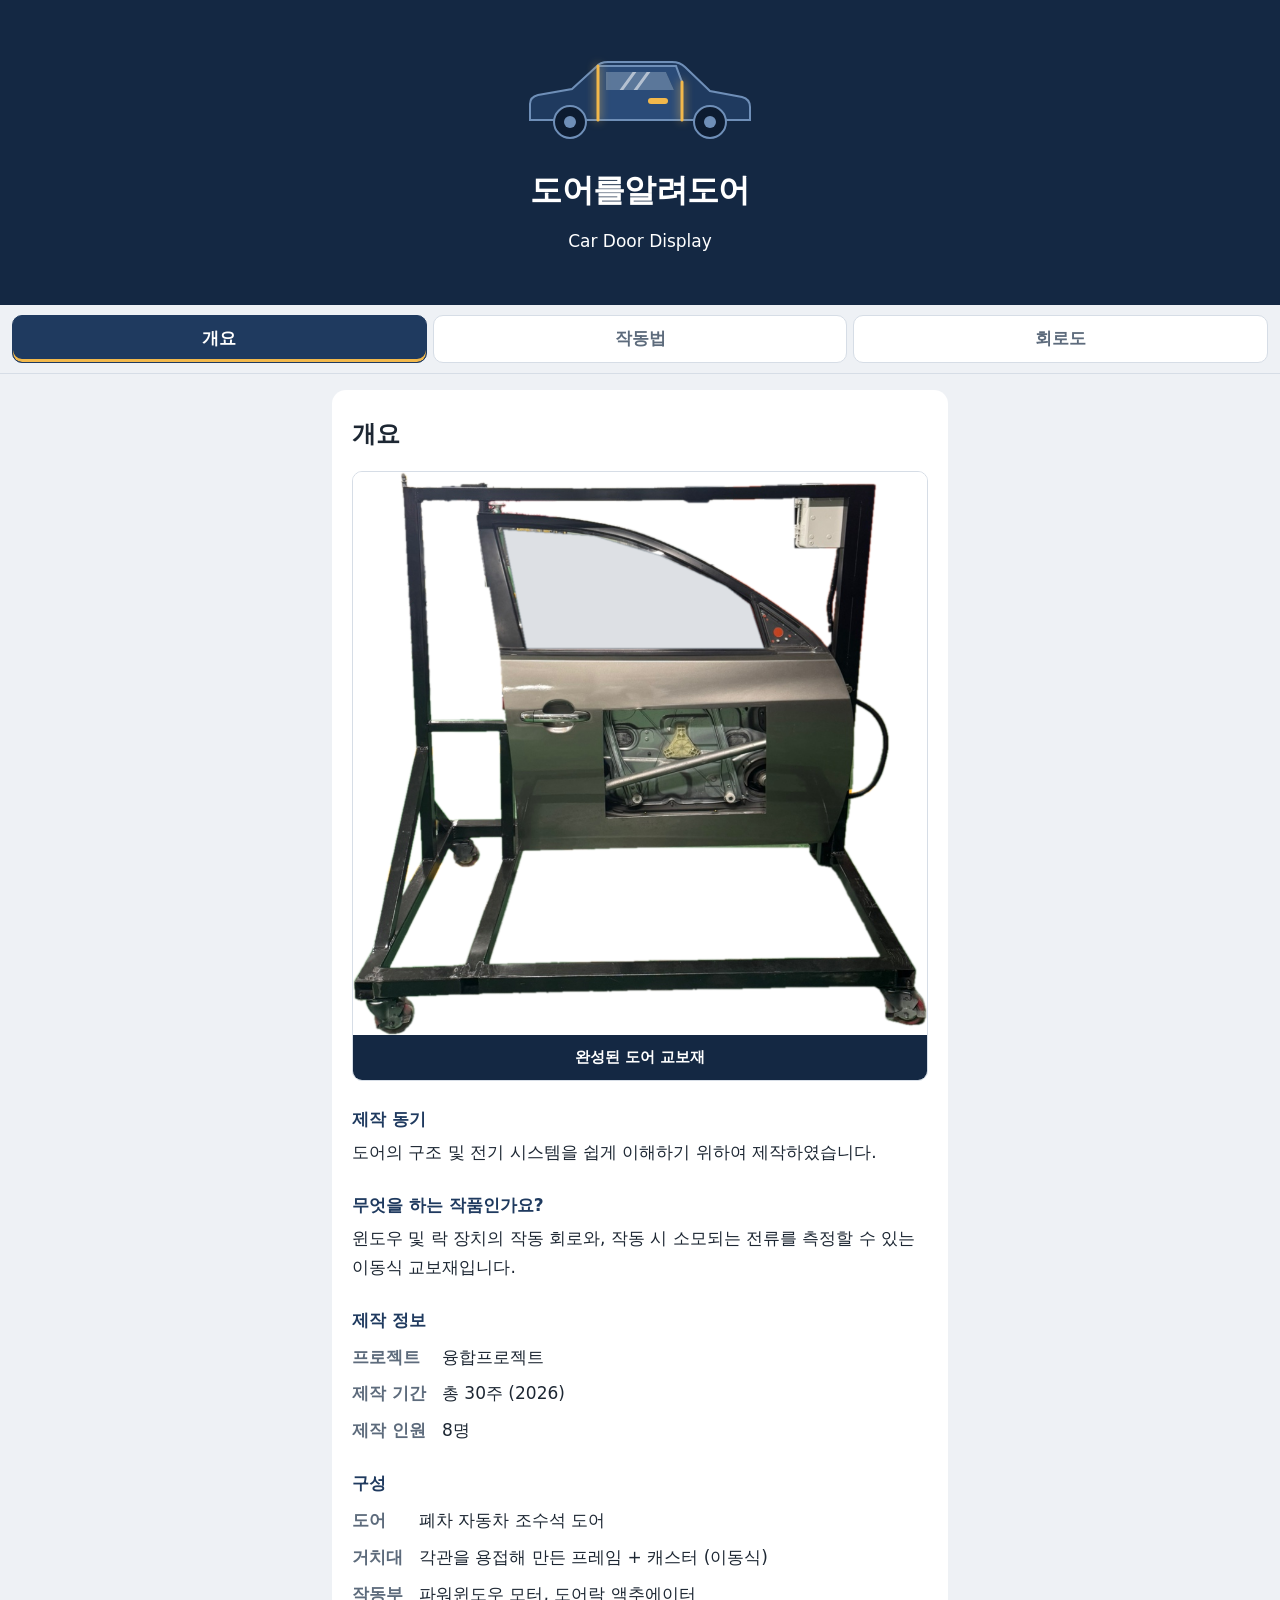
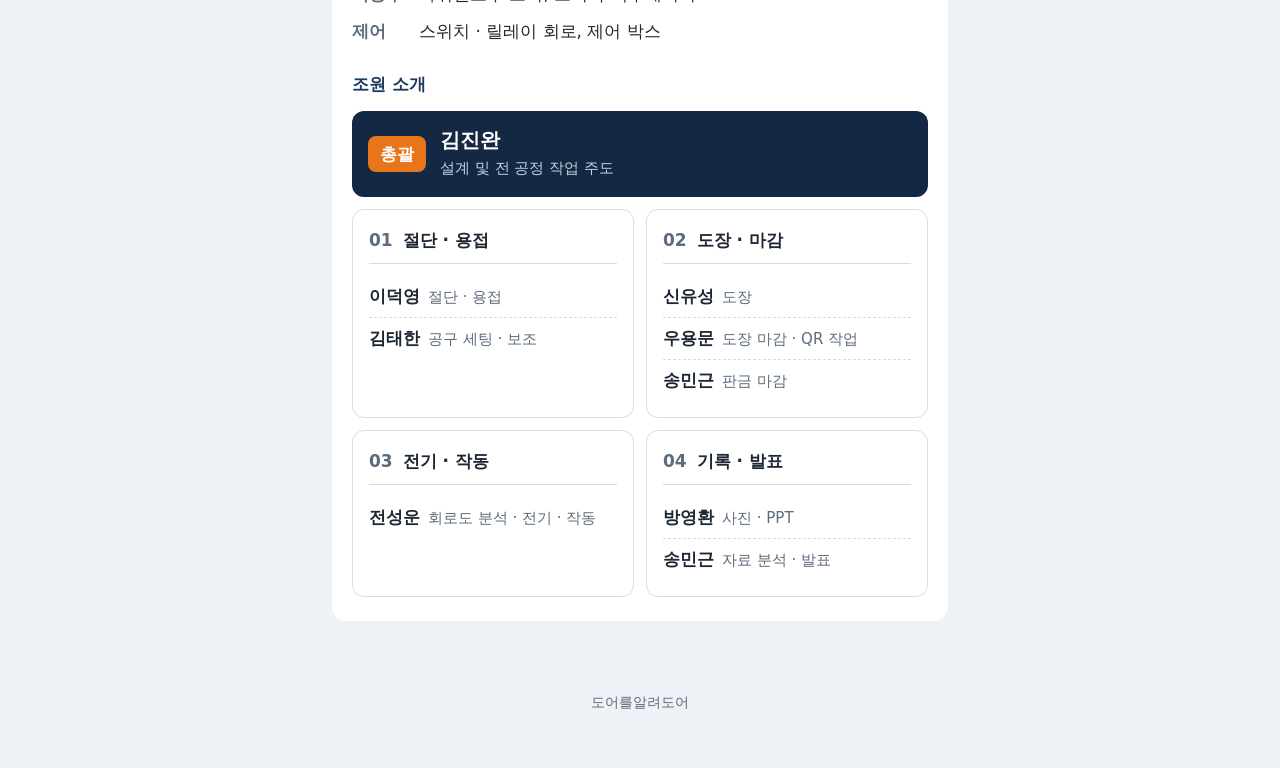
<file: index.html>
<!DOCTYPE html>
<html lang="ko">
<head>
  <meta charset="UTF-8">
  <meta name="viewport" content="width=device-width, initial-scale=1">
  <title>도어를알려도어</title>
  <meta name="description" content="도어를알려도어 - 졸업작품 소개 페이지">
  <meta name="theme-color" content="#142843">
  <link rel="icon" href="data:image/svg+xml,%3Csvg xmlns='http://www.w3.org/2000/svg' viewBox='0 0 100 100'%3E%3Ctext y='.9em' font-size='90'%3E%F0%9F%9A%AA%3C/text%3E%3C/svg%3E">

  <!-- 링크 공유(카카오톡 등) 시 나오는 미리보기 -->
  <meta property="og:type" content="website">
  <meta property="og:title" content="도어를알려도어">
  <meta property="og:description" content="자동차 도어의 구조와 전기 시스템을 배우는 이동식 교보재 소개 페이지">
  <meta property="og:url" content="http://shw1717.github.io/door/">
  <meta property="og:image" content="http://shw1717.github.io/door/images/hero.jpg">
  <link rel="stylesheet" href="style.css">
</head>
<body>

  <!-- 상단: 작품명 + 자동차 문 일러스트 -->
  <header class="hero">
    <svg class="car" viewBox="0 0 240 110" aria-hidden="true">
      <!-- 차체 -->
      <path class="car-body" d="M10 80 V64 Q10 57 18 55 L52 49 L76 27 Q80 22 88 22 H152 Q160 22 165 27 L190 51 L222 57 Q230 59 230 67 V80 Z"/>
      <!-- 문 패널 -->
      <path class="car-door" d="M78 26 H156 L162 42 V80 H78 Z"/>
      <!-- 창문 열린 부분 (유리가 내려가면 이 어두운 부분이 보임) -->
      <defs>
        <clipPath id="window-clip">
          <path d="M86 32 H146 L154 50 H86 Z"/>
        </clipPath>
      </defs>
      <path class="car-window" d="M86 32 H146 L154 50 H86 Z"/>
      <!-- 창문 유리: 위아래로 움직임 (창문 모양 밖은 잘려서 보이지 않음) -->
      <g clip-path="url(#window-clip)">
        <g class="car-glass">
          <rect x="84" y="30" width="74" height="22"/>
          <path d="M100 52 L116 30 M114 52 L130 30" class="car-glint"/>
        </g>
      </g>
      <!-- 문틈에서 새어 나오는 불빛 -->
      <path class="car-seam" d="M78 26 V80 M162 42 V80"/>
      <!-- 손잡이 -->
      <rect class="car-handle" x="128" y="58" width="20" height="6" rx="3"/>
      <!-- 바퀴 -->
      <circle class="car-wheel" cx="50" cy="82" r="16"/>
      <circle class="car-hub" cx="50" cy="82" r="6"/>
      <circle class="car-wheel" cx="190" cy="82" r="16"/>
      <circle class="car-hub" cx="190" cy="82" r="6"/>
    </svg>
    <h1>도어를알려도어</h1>
    <p class="subtitle">Car Door Display</p>
  </header>

  <!-- 탭 메뉴 -->
  <nav class="tabs" role="tablist" aria-label="작품 설명 메뉴">
    <button class="tab" role="tab" id="tab-overview" data-target="overview" aria-controls="overview" aria-selected="true">개요</button>
    <button class="tab" role="tab" id="tab-howto"    data-target="howto"    aria-controls="howto"    aria-selected="false">작동법</button>
    <button class="tab" role="tab" id="tab-circuit"  data-target="circuit"  aria-controls="circuit"  aria-selected="false">회로도</button>
  </nav>

  <main>
    <!-- 개요 -->
    <section class="panel" id="overview" role="tabpanel" aria-labelledby="tab-overview">
      <h2>개요</h2>

      <figure class="figure">
        <img src="images/hero.jpg" alt="이동식 거치대에 도어를 장착해 완성한 교보재" width="1200" height="900">
        <figcaption>완성된 도어 교보재</figcaption>
      </figure>

      <h3>제작 동기</h3>
      <p>도어의 구조 및 전기 시스템을 쉽게 이해하기 위하여 제작하였습니다.</p>
      <h3>무엇을 하는 작품인가요?</h3>
      <p>윈도우 및 락 장치의 작동 회로와, 작동 시 소모되는 전류를 측정할 수 있는 이동식 교보재입니다.</p>

      <h3>제작 정보</h3>
      <dl class="info">
        <dt>프로젝트</dt><dd>융합프로젝트</dd>
        <dt>제작 기간</dt><dd>총 30주 (2026)</dd>
        <dt>제작 인원</dt><dd>8명</dd>
      </dl>

      <h3>구성</h3>
      <dl class="info">
        <dt>도어</dt><dd>폐차 자동차 조수석 도어</dd>
        <dt>거치대</dt><dd>각관을 용접해 만든 프레임 + 캐스터 (이동식)</dd>
        <dt>작동부</dt><dd>파워윈도우 모터, 도어락 액추에이터</dd>
        <dt>제어</dt><dd>스위치 · 릴레이 회로, 제어 박스</dd>
      </dl>

      <h3>조원 소개</h3>
      <!-- 총괄 -->
      <div class="lead">
        <span class="badge badge-orange">총괄</span>
        <div>
          <strong>김진완</strong>
          <span>설계 및 전 공정 작업 주도</span>
        </div>
      </div>

      <!-- 공정별 담당 -->
      <ul class="team">
        <li class="stage stage-orange">
          <h4><span class="num">01</span>절단 · 용접</h4>
          <ul class="members">
            <li><strong>이덕영</strong><span>절단 · 용접</span></li>
            <li><strong>김태한</strong><span>공구 세팅 · 보조</span></li>
          </ul>
        </li>
        <li class="stage stage-blue">
          <h4><span class="num">02</span>도장 · 마감</h4>
          <ul class="members">
            <li><strong>신유성</strong><span>도장</span></li>
            <li><strong>우용문</strong><span>도장 마감 · QR 작업</span></li>
            <li><strong>송민근</strong><span>판금 마감</span></li>
          </ul>
        </li>
        <li class="stage stage-orange">
          <h4><span class="num">03</span>전기 · 작동</h4>
          <ul class="members">
            <li><strong>전성운</strong><span>회로도 분석 · 전기 · 작동</span></li>
          </ul>
        </li>
        <li class="stage stage-blue">
          <h4><span class="num">04</span>기록 · 발표</h4>
          <ul class="members">
            <li><strong>방영환</strong><span>사진 · PPT</span></li>
            <li><strong>송민근</strong><span>자료 분석 · 발표</span></li>
          </ul>
        </li>
      </ul>
    </section>

    <!-- 작동법 -->
    <section class="panel" id="howto" role="tabpanel" aria-labelledby="tab-howto" hidden>
      <h2>작동법</h2>
      <p>스위치를 누르면 모터에 걸리는 전원의 극성(+/-)이 바뀌어 모터의 회전 방향이 전환됩니다.</p>

      <h3>스위치 상태별 동작</h3>
      <ul class="states">
        <li class="state state-off">
          <div class="state-head"><span class="badge">OFF</span><strong>정지</strong></div>
          <p>모터 양쪽 단자가 모두 접지되어 전류가 흐르지 않아 멈춥니다.</p>
        </li>
        <li class="state state-up">
          <div class="state-head"><span class="badge">UP</span><strong>상승</strong></div>
          <p>한쪽 단자에 B+(전원), 반대쪽은 접지되어 모터가 정회전하고 유리가 올라갑니다.</p>
        </li>
        <li class="state state-down">
          <div class="state-head"><span class="badge">DOWN</span><strong>하강</strong></div>
          <p>B+와 접지가 서로 바뀌어 전류 방향이 반대가 되고, 모터가 역회전하며 유리가 내려갑니다.</p>
        </li>
      </ul>
    </section>

    <!-- 회로도 -->
    <section class="panel" id="circuit" role="tabpanel" aria-labelledby="tab-circuit" hidden>
      <h2>회로도</h2>

      <!-- 회로도 2장: 누르면 원본 크기로 열림 -->
      <figure class="figure">
        <a href="images/1.jpg" target="_blank" rel="noopener">
          <img src="images/1.jpg" alt="우측 앞 파워윈도우 스위치와 모터 회로도" loading="lazy">
        </a>
        <figcaption>우측 앞 파워윈도우 스위치 · 모터 회로</figcaption>
      </figure>

      <figure class="figure">
        <a href="images/2.jpg" target="_blank" rel="noopener">
          <img src="images/2.jpg" alt="릴레이 2개를 이용한 극성 전환 회로도" loading="lazy">
        </a>
        <figcaption>도어락 액추에이터 작동 회로</figcaption>
      </figure>
      <p class="hint">이미지를 누르면 크게 볼 수 있어요.</p>
    </section>
  </main>

  <footer>
    <p>도어를알려도어</p>
  </footer>

  <script src="script.js"></script>
</body>
</html>
</file>
<file: style.css>
/* ===== 색상 · 글꼴 · 간격을 한곳에서 관리 ===== */
:root {
  --bg: #eef1f5;          /* 페이지 배경 */
  --surface: #ffffff;     /* 본문 카드 */
  --door: #1f3a5f;        /* 문 색 (주색) */
  --door-dark: #142843;
  --light: #f2b84b;       /* 문틈으로 새는 불빛 (포인트색) */
  --text: #1d2733;
  --muted: #5d6b7c;
  --line: #d6dde6;
  --radius: 14px;
  --font: "Pretendard", "Apple SD Gothic Neo", "Noto Sans KR", "Malgun Gothic", system-ui, sans-serif;
}

* { box-sizing: border-box; }

html { -webkit-text-size-adjust: 100%; }

body {
  margin: 0;
  font-family: var(--font);
  background: var(--bg);
  color: var(--text);
  line-height: 1.7;
  font-size: 1.0625rem; /* 17px: 폰에서 읽기 편한 크기 */
}

/* ===== 상단 히어로 ===== */
.hero {
  background: var(--door-dark);
  color: #fff;
  text-align: center;
  padding: 2.5rem 1.25rem 2rem;
}

.hero h1 {
  margin: 1.25rem 0 0.5rem;
  font-size: 2rem;
  letter-spacing: -0.02em;
  line-height: 1.25;
}

.tagline {
  margin: 0 auto;
  max-width: 22rem;
  color: #c4d0e0;
  font-size: 0.975rem;
}

/* 자동차 일러스트: 문틈으로 불빛이 새어 나오는 모양 */
.car {
  display: block;
  width: 240px;
  max-width: 80%;
  height: auto;
  margin: 0 auto;
}

.car-body   { fill: var(--door); stroke: #6f8fb8; stroke-width: 2; }
.car-door   { fill: #2a4b78; stroke: #6f8fb8; stroke-width: 2; }
.car-window { fill: #0d1c31; }

/* 창문 유리: 올라갔다 내려갔다 반복 */
.car-glass rect { fill: #8fb4e0; fill-opacity: 0.6; }
.car-glint { stroke: #fff; stroke-opacity: 0.55; stroke-width: 3; stroke-linecap: round; fill: none; }

.car-glass {
  animation: window-slide 5s ease-in-out infinite;
}

/* 0~20%: 올라가 있음 → 20~45%: 내려감 → 45~65%: 내려가 있음 → 65~90%: 올라감 */
@keyframes window-slide {
  0%, 20%  { transform: translateY(0); }
  45%, 65% { transform: translateY(22px); }
  90%, 100% { transform: translateY(0); }
}
.car-wheel  { fill: #0d1c31; stroke: #6f8fb8; stroke-width: 2; }
.car-hub    { fill: #6f8fb8; }
.car-handle { fill: var(--light); }

.car-seam {
  fill: none;
  stroke: var(--light);
  stroke-width: 3;
  stroke-linecap: round;
  filter: drop-shadow(0 0 5px rgba(242, 184, 75, 0.9));
  animation: seam-glow 1.2s ease-out both; /* 페이지 로드 시 한 번만 */
}

@keyframes seam-glow {
  from { opacity: 0; }
  to   { opacity: 1; }
}

/* ===== 탭 메뉴 ===== */
.tabs {
  position: sticky;
  top: 0;
  z-index: 10;
  display: flex;
  gap: 0.375rem;
  padding: 0.625rem 0.75rem;
  background: var(--bg);
  border-bottom: 1px solid var(--line);
}

.tab {
  flex: 1;
  min-height: 48px; /* 터치하기 편한 높이 */
  border: 1px solid var(--line);
  border-radius: 10px;
  background: var(--surface);
  color: var(--muted);
  font: inherit;
  font-weight: 600;
  cursor: pointer;
}

.tab[aria-selected="true"] {
  background: var(--door);
  border-color: var(--door);
  color: #fff;
  box-shadow: inset 0 -3px 0 var(--light); /* 문 아래 틈의 불빛 */
}

.tab:focus-visible {
  outline: 3px solid var(--light);
  outline-offset: 2px;
}

/* ===== 본문 ===== */
main {
  max-width: 40rem;
  margin: 0 auto;
  padding: 1rem 0.75rem 2rem;
}

.panel {
  background: var(--surface);
  border-radius: var(--radius);
  padding: 1.5rem 1.25rem;
}

.panel[hidden] { display: none; }

.panel h2 {
  margin: 0 0 1rem;
  font-size: 1.5rem;
  letter-spacing: -0.01em;
}

.panel h3 {
  margin: 1.5rem 0 0.25rem;
  font-size: 1.0625rem;
  color: var(--door);
}

.panel p { margin: 0.25rem 0 0.75rem; }

/* 제작 정보 */
.info {
  display: grid;
  grid-template-columns: auto 1fr;
  gap: 0.5rem 1rem;
  margin: 0.5rem 0 0;
}
.info dt { color: var(--muted); font-weight: 600; }
.info dd { margin: 0; }

/* 단계 목록 (작동원리, 사용법 공용) */
.steps {
  list-style: none;
  counter-reset: step;
  margin: 1rem 0 0;
  padding: 0;
}

.steps li {
  counter-increment: step;
  position: relative;
  padding: 0 0 1.25rem 3rem;
}

.steps li::before {
  content: counter(step);
  position: absolute;
  left: 0;
  top: 0;
  width: 2rem;
  height: 2rem;
  border-radius: 50%;
  background: var(--door);
  color: #fff;
  font-weight: 700;
  text-align: center;
  line-height: 2rem;
}

/* 단계 사이를 잇는 세로선 */
.steps li:not(:last-child)::after {
  content: "";
  position: absolute;
  left: 1rem;
  top: 2.25rem;
  bottom: 0.25rem;
  width: 2px;
  background: var(--line);
}

.steps strong { display: block; }
.steps span { color: var(--muted); }

.note {
  padding: 0.75rem 1rem;
  border-left: 4px solid var(--light);
  background: #fdf6e6;
  border-radius: 0 8px 8px 0;
}

/* 회로도 이미지 */
.figure {
  margin: 1rem 0 0;
  border: 1px solid var(--line);
  border-radius: 10px;
  overflow: hidden;
}

.figure img {
  display: block;
  width: 100%;
  height: auto;
  background: #fff;
}

.figure figcaption {
  padding: 0.625rem 0.75rem;
  background: var(--door-dark);
  color: #fff;
  font-size: 0.9375rem;
  font-weight: 600;
  text-align: center;
}

.hint {
  margin: 0.5rem 0 0;
  color: var(--muted);
  font-size: 0.875rem;
}

/* OFF / UP / DOWN 상태 카드 */
.states {
  list-style: none;
  margin: 0.75rem 0 0;
  padding: 0;
  display: grid;
  gap: 0.75rem;
}

.state {
  padding: 1rem;
  border: 1px solid var(--line);
  border-radius: 12px;
}

.state-head {
  display: flex;
  align-items: center;
  gap: 0.625rem;
}

.state p { margin: 0.5rem 0 0; color: var(--muted); }

.badge {
  min-width: 4.5rem;
  padding: 0.25rem 0.75rem;
  border-radius: 8px;
  color: #fff;
  font-weight: 700;
  text-align: center;
}

.state-off  .badge { background: #1b2230; }
.state-up   .badge { background: #e8751a; }
.state-down .badge { background: #3b6ea8; }

/* 조원 소개 카드 */
.lead {
  display: flex;
  align-items: center;
  gap: 0.875rem;
  margin-top: 0.75rem;
  padding: 1rem;
  border-radius: 12px;
  background: var(--door-dark);
  color: #fff;
}

.lead strong { display: block; font-size: 1.25rem; line-height: 1.3; }
.lead span:not(.badge) { color: #c4d0e0; font-size: 0.9375rem; }

/* 총괄 배지: 주황색 유지 */
.badge-orange { background: #e8751a; flex-shrink: 0; min-width: 3.5rem; }

.team {
  list-style: none;
  margin: 0.75rem 0 0;
  padding: 0;
  display: grid;
  gap: 0.75rem;
}

.stage {
  display: flex;
  flex-direction: column;
  padding: 1rem;
  border: 1px solid var(--line);
  border-radius: 12px;
}

.stage h4 {
  margin: 0 0 0.75rem;
  padding: 0 0 0.5rem;
  border-bottom: 1px solid var(--line);
  font-size: 1.0625rem;
  color: var(--text);
  display: flex;
  align-items: center;
  gap: 0.625rem;
}

.stage .num { font-weight: 800; color: var(--muted); }

.members {
  list-style: none;
  margin: 0;
  padding: 0;
}

.members li {
  padding: 0.375rem 0;
  border-bottom: 1px dashed var(--line);
}

.members li:last-child { border-bottom: 0; }

.members strong { margin-right: 0.5rem; font-size: 1.0625rem; }
.members span { color: var(--muted); font-size: 0.9375rem; }

.stage-note {
  margin: auto 0 0;
  padding-top: 0.75rem;
  color: var(--muted);
  font-size: 0.875rem;
}

@media (min-width: 34rem) {
  .team { grid-template-columns: 1fr 1fr; }
}

footer {
  padding: 1.5rem 1rem 2.5rem;
  text-align: center;
  color: var(--muted);
  font-size: 0.875rem;
}

/* 모션 줄이기 설정을 켠 사용자 배려 */
@media (prefers-reduced-motion: reduce) {
  .car-seam, .car-glass { animation: none; }
}
</file>
